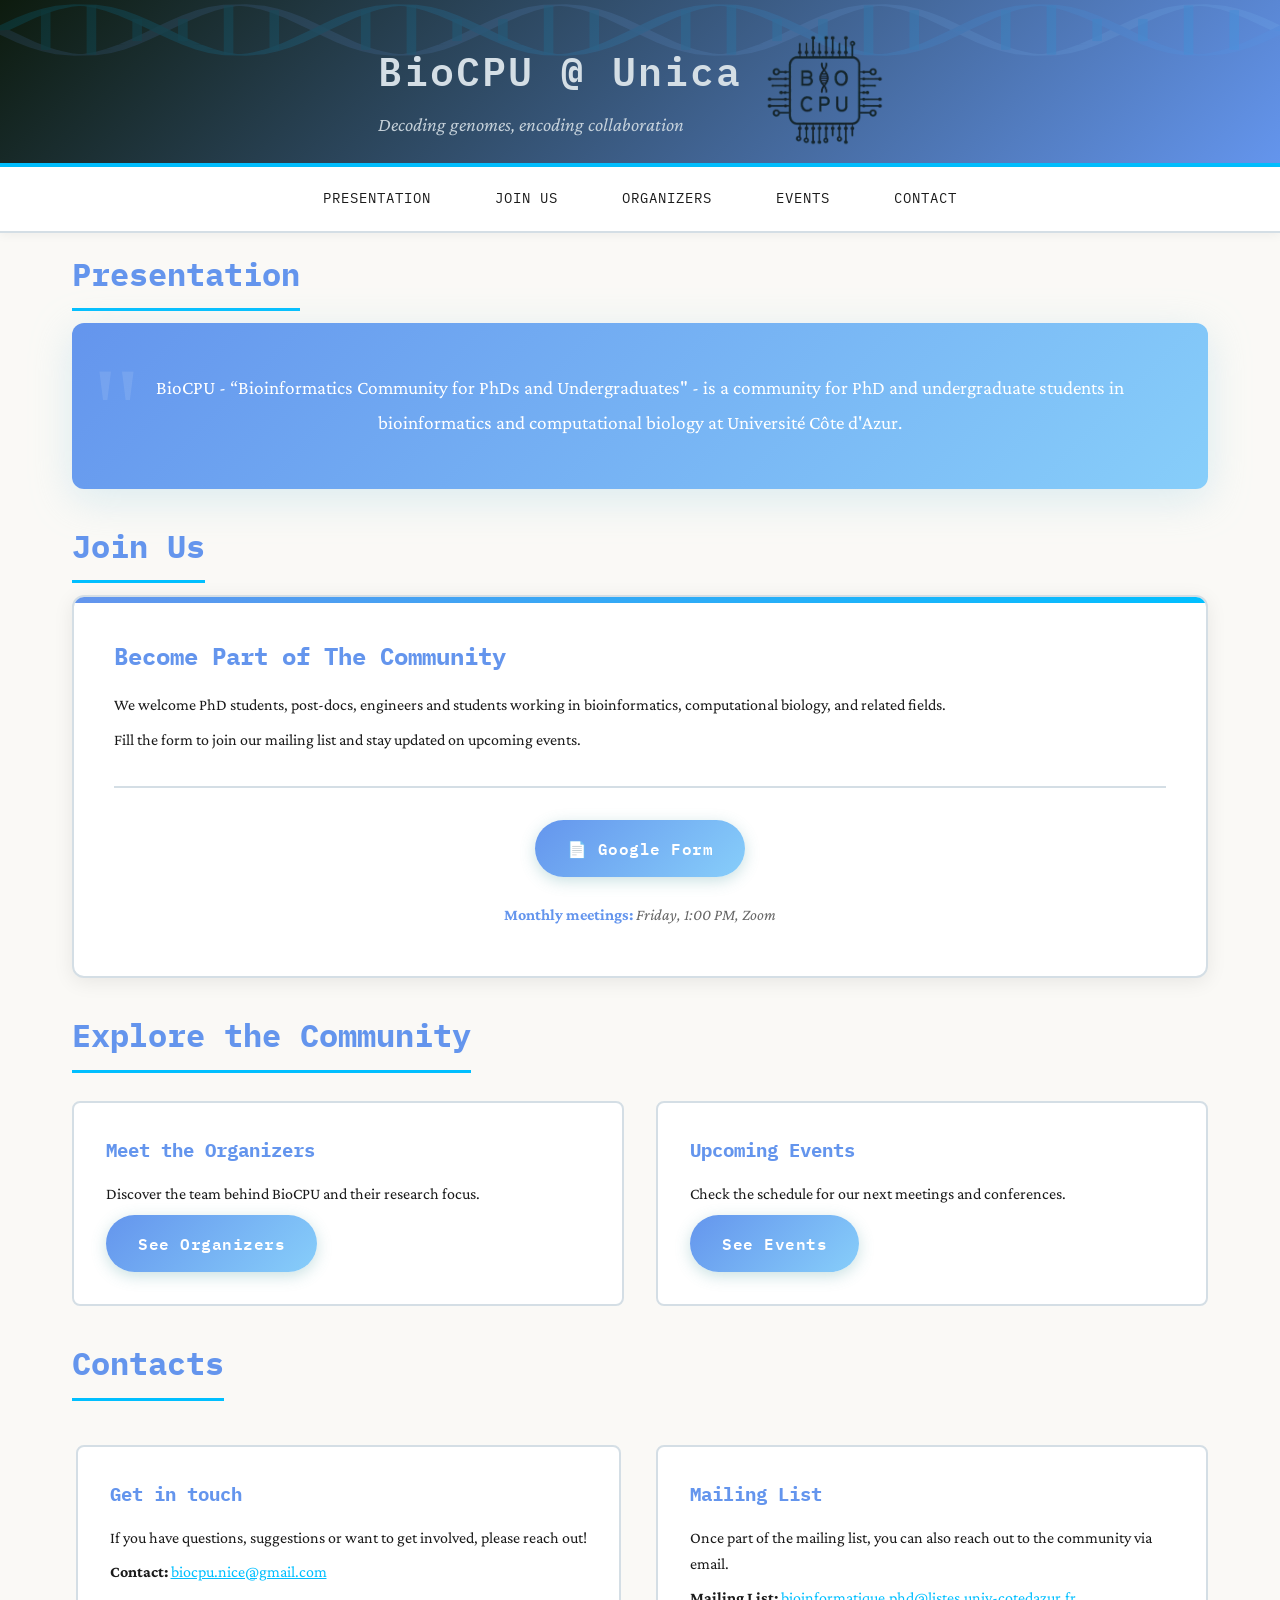
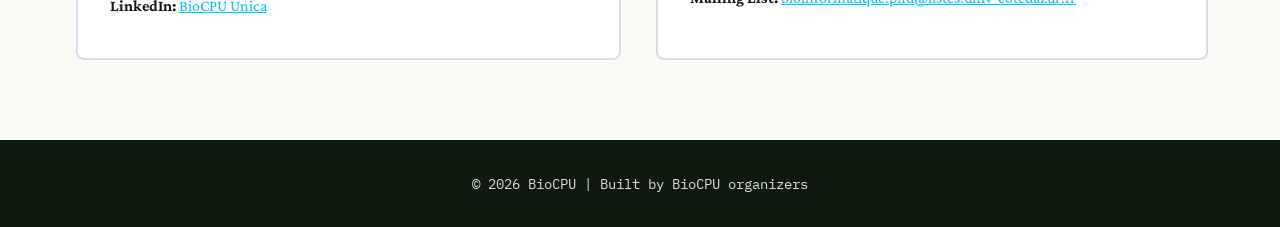
<file: index.html>
<!DOCTYPE html>
<html lang="en">
<head>
    <meta charset="UTF-8">
    <meta name="viewport" content="width=device-width, initial-scale=1.0">
    <title>BioCPU</title>
    <link rel="preconnect" href="https://fonts.googleapis.com">
    <link rel="preconnect" href="https://fonts.gstatic.com" crossorigin>
    <link href="https://fonts.googleapis.com/css2?family=IBM+Plex+Mono:wght@400;500;600&family=Crimson+Pro:wght@400;600&display=swap" rel="stylesheet">
    <link rel="stylesheet" href="css/style.css">
</head>
<header>
    <div class="dna-header-animation">
        <svg viewBox="0 0 200 200" preserveAspectRatio="none">
            <defs>
                <linearGradient id="strand1" x1="0%" y1="0%" x2="100%" y2="0%">
                    <stop offset="0%" style="stop-color:#6495ed;stop-opacity:0.8" />
                    <stop offset="50%" style="stop-color:#87cefa;stop-opacity:1" />
                    <stop offset="100%" style="stop-color:#00bfff;stop-opacity:0.8" />
                </linearGradient>
                <linearGradient id="strand2" x1="0%" y1="0%" x2="100%" y2="0%">
                    <stop offset="0%" style="stop-color:#00bfff;stop-opacity:0.8" />
                    <stop offset="50%" style="stop-color:#6495ed;stop-opacity:1" />
                    <stop offset="100%" style="stop-color:#87cefa;stop-opacity:0.8" />
                </linearGradient>
            </defs>
            
            <path class="helix-path helix-path-1" stroke="url(#strand1)" fill="none" stroke-width="3" />
            <path class="helix-path helix-path-2" stroke="url(#strand2)" fill="none" stroke-width="3" />
            
            <g class="base-pairs"></g>
        </svg>
    </div>

    <div class="header-content">
        <div class="header-text">
            <h1>BioCPU @ Unica</h1>
            <p class="tagline">Decoding genomes, encoding collaboration</p>
        </div>
        <img src="image/biocpu_logo.png" alt="logo" class="header-logo">
    </div>
</header>
<body>
    <nav>
        <ul>
            <li><a href="index.html#presentation">Presentation</a></li>
            <li><a href="index.html#join">Join Us</a></li>
            <li><a href="organizers.html">Organizers</a></li>
            <li><a href="events.html">Events</a></li>
            <li><a href="index.html#contact">Contact</a></li>
        </ul>
    </nav>

    <div class="container">
        <section id="presentation">
            <h2>Presentation</h2>
            <div class="mission">
                BioCPU - “Bioinformatics Community for PhDs and Undergraduates" - is a community for PhD and undergraduate students in bioinformatics and computational biology at Université Côte d'Azur.
            </div>
        </section>

        <section id="join">
            <h2>Join Us</h2>
            <div class="join-box">
                <h3>Become Part of The Community</h3>
                <p>We welcome PhD students, post-docs, engineers and students working in bioinformatics, computational biology, and related fields.</p>
                <p>Fill the form to join our mailing list and stay updated on upcoming events.</p>
                <div class="join-cta">
                    <a href="https://forms.gle/1F8WT1BhVE8sNiE57" class="join-button">📄 Google Form</a>
                    <p class="join-details"><strong>Monthly meetings:</strong> Friday, 1:00 PM, Zoom</p>
                </div>
            </div>
        </section>

        <section>
            <h2>Explore the Community</h2>
            <div class="card-grid">
                <div class="card">
                    <h3>Meet the Organizers</h3>
                    <p>Discover the team behind BioCPU and their research focus.</p>
                    <a href="organizers.html" class="page-link">See Organizers</a>
                </div>
                <div class="card">
                    <h3>Upcoming Events</h3>
                    <p>Check the schedule for our next meetings and conferences.</p>
                    <a href="events.html" class="page-link">See Events</a>
                </div>
            </div>
        </section>

        <section id="contact">
            <h2>Contacts</h2>
            <div class="card-grid">
                <div class="card" style="max-width: 600px; margin: 1rem auto;">
                    <h3>Get in touch</h3>
                    <p>If you have questions, suggestions or want to get involved, please reach out!</p>
                    <p><strong>Contact:</strong> <a href="mailto:biocpu.nice@gmail.com" style="color: var(--accent);">biocpu.nice@gmail.com</a></p>
                    <p><strong>LinkedIn:</strong> <a href="https://www.linkedin.com/in/biocpu-unica-27b33a3ab/" style="color: var(--accent);">BioCPU Unica</a></p>
                </div>
                <div class="card" style="max-width: 600px; margin: 1rem auto;">
                    <h3>Mailing List</h3>
                    <p>Once part of the mailing list, you can also reach out to the community via email.</p>
                    <p><strong>Mailing List:</strong> <a href="mailto:bioinformatique.phd@listes.univ-cotedazur.fr" style="color: var(--accent);">bioinformatique.phd@listes.univ-cotedazur.fr</a></p>
                </div>
            </div>
        </section>
    </div>

    <footer>
        <p>&copy; 2026 BioCPU | Built by BioCPU organizers</p>
    </footer>


    <script src="js/dna-animation.js"></script>
</body>
</html>
</file>
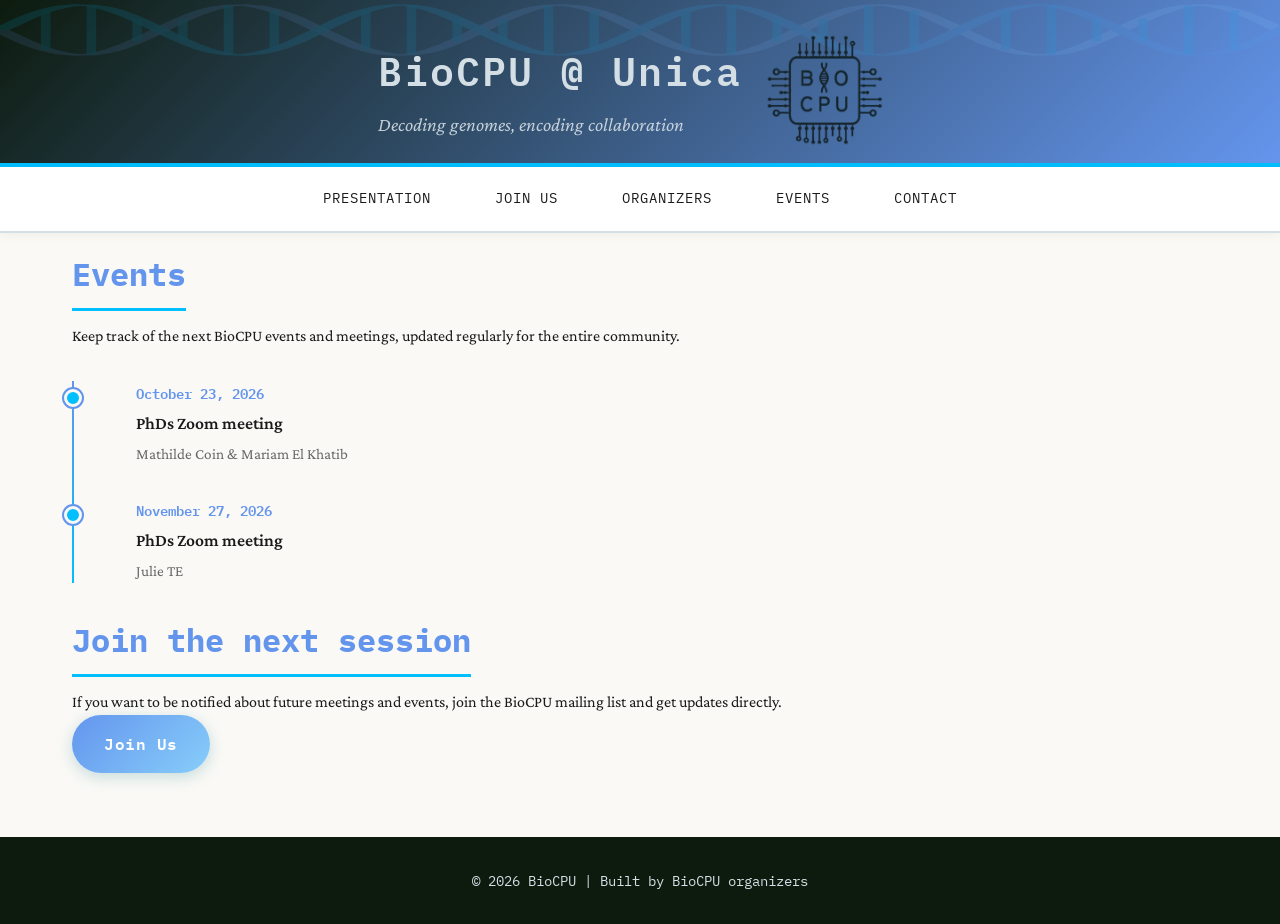
<file: events.html>
<!DOCTYPE html>
<html lang="en">
<head>
    <meta charset="UTF-8">
    <meta name="viewport" content="width=device-width, initial-scale=1.0">
    <title>BioCPU Events</title>
    <link rel="preconnect" href="https://fonts.googleapis.com">
    <link rel="preconnect" href="https://fonts.gstatic.com" crossorigin>
    <link href="https://fonts.googleapis.com/css2?family=IBM+Plex+Mono:wght@400;500;600&family=Crimson+Pro:wght@400;600&display=swap" rel="stylesheet">
    <link rel="stylesheet" href="css/style.css">
</head>
<header>
    <div class="dna-header-animation">
        <svg viewBox="0 0 200 200" preserveAspectRatio="none">
            <defs>
                <linearGradient id="strand1" x1="0%" y1="0%" x2="100%" y2="0%">
                    <stop offset="0%" style="stop-color:#6495ed;stop-opacity:0.8" />
                    <stop offset="50%" style="stop-color:#87cefa;stop-opacity:1" />
                    <stop offset="100%" style="stop-color:#00bfff;stop-opacity:0.8" />
                </linearGradient>
                <linearGradient id="strand2" x1="0%" y1="0%" x2="100%" y2="0%">
                    <stop offset="0%" style="stop-color:#00bfff;stop-opacity:0.8" />
                    <stop offset="50%" style="stop-color:#6495ed;stop-opacity:1" />
                    <stop offset="100%" style="stop-color:#87cefa;stop-opacity:0.8" />
                </linearGradient>
            </defs>
            
            <path class="helix-path helix-path-1" stroke="url(#strand1)" fill="none" stroke-width="3" />
            <path class="helix-path helix-path-2" stroke="url(#strand2)" fill="none" stroke-width="3" />
            
            <g class="base-pairs"></g>
        </svg>
    </div>

    <div class="header-content">
        <div class="header-text">
            <h1>BioCPU @ Unica</h1>
            <p class="tagline">Decoding genomes, encoding collaboration</p>
        </div>
        <img src="image/biocpu_logo.png" alt="logo" class="header-logo">
    </div>
</header>
<body>
    <nav>
        <ul>
            <li><a href="index.html#presentation">Presentation</a></li>
            <li><a href="index.html#join">Join Us</a></li>
            <li><a href="organizers.html">Organizers</a></li>
            <li><a href="events.html">Events</a></li>
            <li><a href="index.html#contact">Contact</a></li>
        </ul>
    </nav>

    <div class="container">
        <section>
            <h2>Events</h2>
            <p>Keep track of the next BioCPU events and meetings, updated regularly for the entire community.</p>
            <div class="timeline">
                <div class="timeline-item">
                    <div class="timeline-date">October 23, 2026</div>
                    <div class="timeline-title">PhDs Zoom meeting</div>
                    <div class="timeline-description">Mathilde Coin & Mariam El Khatib</div>
                </div>
                <div class="timeline-item">
                    <div class="timeline-date">November 27, 2026</div>
                    <div class="timeline-title">PhDs Zoom meeting</div>
                    <div class="timeline-description">Julie TE</div>
                </div>
            </div>
        </section>

        <section>
            <h2>Join the next session</h2>
            <p>If you want to be notified about future meetings and events, join the BioCPU mailing list and get updates directly.</p>
            <a href="index.html#join" class="page-link">Join Us</a>
        </section>

    </div>

    <footer>
        <p>&copy; 2026 BioCPU | Built by BioCPU organizers</p>
    </footer>

    <script>
        function highlightUpcomingEvent() {
            const now = new Date();
            const timelineItems = document.querySelectorAll('.timeline-item');
            let nextEventFound = false;

            timelineItems.forEach(item => {
                const dateText = item.querySelector('.timeline-date').textContent;
                const eventDate = parseEventDate(dateText);
                item.classList.remove('upcoming-event');
                
                if (!nextEventFound && eventDate) {
                    // Compare only year, month, and day (no time)
                    const eventDay = new Date(eventDate.getFullYear(), eventDate.getMonth(), eventDate.getDate());
                    const today = new Date(now.getFullYear(), now.getMonth(), now.getDate());
                    const tomorrow = new Date(today.getTime() + 24 * 60 * 60 * 1000);
                    
                    if (eventDay >= today && eventDay < tomorrow) {
                        // Current day event
                        item.classList.add('upcoming-event');
                        nextEventFound = true;
                    } else if (eventDay >= tomorrow && !nextEventFound) {
                        // Future event (after today)
                        item.classList.add('upcoming-event');
                        nextEventFound = true;
                    }
                }
            });
        }

        function parseEventDate(dateText) {
            try {
                const rangeMatch = dateText.match(/(\w+)\s+(\d+)(?:-\d+)?,\s+(\d{4})/);
                if (rangeMatch) {
                    const [, month, day, year] = rangeMatch;
                    return new Date(`${month} ${day}, ${year}`);
                }
                return new Date(dateText);
            } catch (e) {
                return null;
            }
        }

        document.addEventListener('DOMContentLoaded', highlightUpcomingEvent);
    </script>


    <script src="js/dna-animation.js"></script>
</body>
</html>
</file>
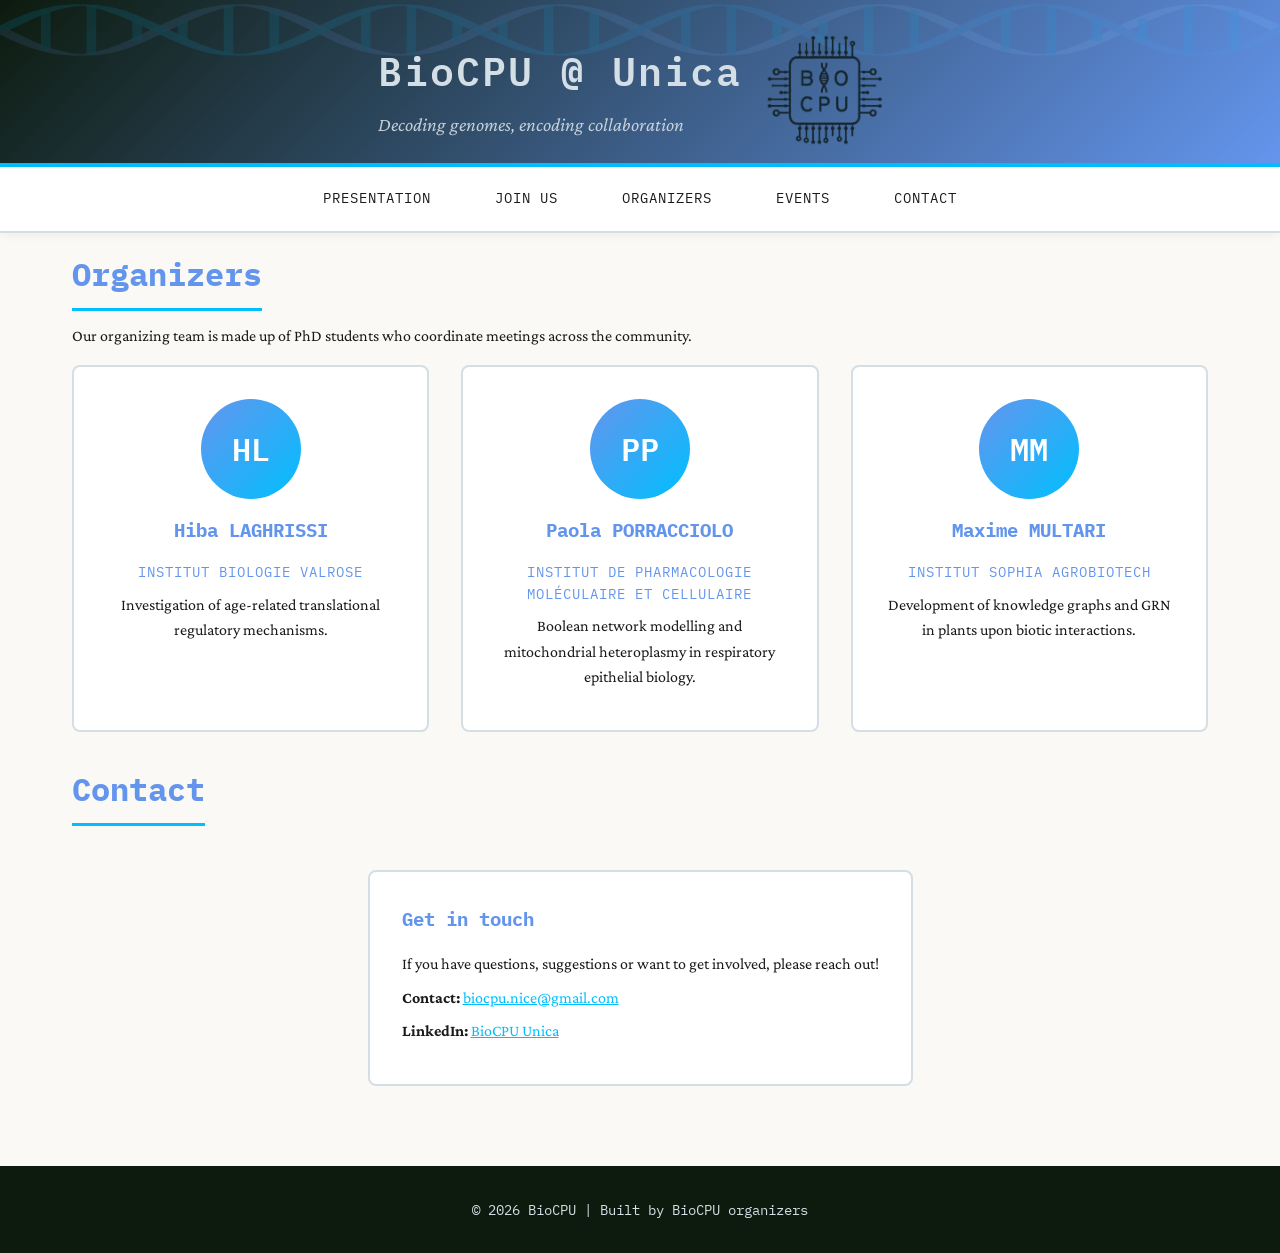
<file: organizers.html>
<!DOCTYPE html>
<html lang="en">
<head>
    <meta charset="UTF-8">
    <meta name="viewport" content="width=device-width, initial-scale=1.0">
    <title>BioCPU Organizers</title>
    <link rel="preconnect" href="https://fonts.googleapis.com">
    <link rel="preconnect" href="https://fonts.gstatic.com" crossorigin>
    <link href="https://fonts.googleapis.com/css2?family=IBM+Plex+Mono:wght@400;500;600&family=Crimson+Pro:wght@400;600&display=swap" rel="stylesheet">
    <link rel="stylesheet" href="css/style.css">
</head>
<header>
    <div class="dna-header-animation">
        <svg viewBox="0 0 200 200" preserveAspectRatio="none">
            <defs>
                <linearGradient id="strand1" x1="0%" y1="0%" x2="100%" y2="0%">
                    <stop offset="0%" style="stop-color:#6495ed;stop-opacity:0.8" />
                    <stop offset="50%" style="stop-color:#87cefa;stop-opacity:1" />
                    <stop offset="100%" style="stop-color:#00bfff;stop-opacity:0.8" />
                </linearGradient>
                <linearGradient id="strand2" x1="0%" y1="0%" x2="100%" y2="0%">
                    <stop offset="0%" style="stop-color:#00bfff;stop-opacity:0.8" />
                    <stop offset="50%" style="stop-color:#6495ed;stop-opacity:1" />
                    <stop offset="100%" style="stop-color:#87cefa;stop-opacity:0.8" />
                </linearGradient>
            </defs>
            
            <path class="helix-path helix-path-1" stroke="url(#strand1)" fill="none" stroke-width="3" />
            <path class="helix-path helix-path-2" stroke="url(#strand2)" fill="none" stroke-width="3" />
            
            <g class="base-pairs"></g>
        </svg>
    </div>

    <div class="header-content">
        <div class="header-text">
            <h1>BioCPU @ Unica</h1>
            <p class="tagline">Decoding genomes, encoding collaboration</p>
        </div>
        <img src="image/biocpu_logo.png" alt="logo" class="header-logo">
    </div>
</header>
<body>
    <nav>
        <ul>
            <li><a href="index.html#presentation">Presentation</a></li>
            <li><a href="index.html#join">Join Us</a></li>
            <li><a href="organizers.html">Organizers</a></li>
            <li><a href="events.html">Events</a></li>
            <li><a href="index.html#contact">Contact</a></li>
        </ul>
    </nav>

    <div class="container">
        <section>
            <h2>Organizers</h2>
            <p>Our organizing team is made up of PhD students who coordinate meetings across the community.</p>
            <div class="card-grid">
                <div class="card member-card">
                    <div class="avatar">HL</div>
                    <h3>Hiba LAGHRISSI</h3>
                    <p class="institution">Institut Biologie Valrose</p>
                    <p>Investigation of age-related translational regulatory mechanisms.</p>
                </div>
                <div class="card member-card">
                    <div class="avatar">PP</div>
                    <h3>Paola PORRACCIOLO</h3>
                    <p class="institution">Institut de Pharmacologie Moléculaire et Cellulaire</p>
                    <p>Boolean network modelling and mitochondrial heteroplasmy in respiratory epithelial biology.</p>
                </div>
                <div class="card member-card">
                    <div class="avatar">MM</div>
                    <h3>Maxime MULTARI</h3>
                    <p class="institution">Institut Sophia Agrobiotech</p>
                    <p>Development of knowledge graphs and GRN in plants upon biotic interactions.</p>
                </div>
            </div>
        </section>

        <section id="contact">
            <h2>Contact</h2>
            <div class="card-grid">
                <div class="card" style="max-width: 600px; margin: 1rem auto;">
                    <h3>Get in touch</h3>
                    <p>If you have questions, suggestions or want to get involved, please reach out!</p>
                    <p><strong>Contact:</strong> <a href="mailto:biocpu.nice@gmail.com" style="color: var(--accent);">biocpu.nice@gmail.com</a></p>
                    <p><strong>LinkedIn:</strong> <a href="https://www.linkedin.com/in/biocpu-unica-27b33a3ab/" style="color: var(--accent);">BioCPU Unica</a></p>
                </div>
            </div>
        </section>
    </div>

    <footer>
        <p>&copy; 2026 BioCPU | Built by BioCPU organizers</p>
    </footer>


    <script src="js/dna-animation.js"></script>
</body>
</html>
</file>
<file: css/style.css>
/* ============================================
   CSS Variables
   ============================================ */
:root {
    --primary: #6495ed;
    --secondary: #87cefa;
    --accent: #00bfff;
    --bg-light: #faf9f6;
    --bg-dark: #0d1b0e;
    --text-dark: #1a1a1a;
    --text-light: #d4dee5;
    --border: #d4dee5;
}

/* ============================================
   Reset & Base Styles
   ============================================ */
* {
    margin: 0;
    padding: 0;
    box-sizing: border-box;
}

body {
    font-family: 'Crimson Pro', serif;
    background: var(--bg-light);
    color: var(--text-dark);
    line-height: 1.6;
    overflow-x: hidden;
}

/* ============================================
   Header
   ============================================ */
header {
    background: linear-gradient(135deg, var(--bg-dark) 0%, var(--primary) 100%);
    color: var(--text-light);
    padding: 2rem 2rem 1rem;
    text-align: center;
    border-bottom: 4px solid var(--accent);
    position: relative;
    overflow: hidden;
    min-height: 50px;
    display: flex;
    flex-direction: column;
    align-items: center;
    justify-content: center;
}

.header-content {
    display: flex;
    align-items: center;
    justify-content: flex-end;
    gap: 1.5rem;
    position: relative;
    z-index: 3;
    max-width: 1000px;
    margin: 0 auto;
    padding-right: 1rem;
}

.header-logo {
    width: 120px;
    height: auto;
}

.header-text {
    text-align: left;
}

h1 {
    font-family: 'IBM Plex Mono', monospace;
    font-size: 2.5rem;
    font-weight: 600;
    letter-spacing: 2px;
    margin-bottom: 0.5rem;
    color: var(--text-light);
}

.tagline {
    font-family: 'Crimson Pro', serif;
    font-size: 1.2rem;
    opacity: 0.9;
    font-style: italic;
    color: var(--text-light);
}

/* DNA Header Animation */
.dna-header-animation {
    position: absolute;
    top: 0;
    left: 0;
    width: 100%;
    height: 100px;
    opacity: 0.15;
    pointer-events: none;
    overflow: hidden;
}

.dna-header-animation svg {
    width: 100%;
    height: 100%;
}

.covalent-bond {
    stroke: var(--accent);
    stroke-width: 1.5;
    opacity: 0.7;
}

/* ============================================
   Navigation
   ============================================ */
nav {
    background: white;
    border-bottom: 2px solid var(--border);
    position: sticky;
    top: 0;
    z-index: 100;
    box-shadow: 0 2px 10px rgba(0,0,0,0.05);
}

nav ul {
    list-style: none;
    display: flex;
    justify-content: center;
    flex-wrap: wrap;
    padding: 0;
    margin: 0;
}

nav li {
    margin: 0;
}

nav a {
    display: block;
    padding: 1.2rem 2rem;
    color: var(--text-dark);
    text-decoration: none;
    font-family: 'IBM Plex Mono', monospace;
    font-size: 0.9rem;
    text-transform: uppercase;
    letter-spacing: 1px;
    transition: all 0.3s ease;
    border-bottom: 3px solid transparent;
}

nav a:hover {
    background: var(--bg-light);
    border-bottom-color: var(--accent);
    color: var(--primary);
}

/* ============================================
   Main Content
   ============================================ */
.container {
    max-width: 1200px;
    margin: 0 auto;
    padding: 1rem 2rem 0rem;
}

/* ============================================
   Sections
   ============================================ */
section {
    margin-bottom: 2rem;
    opacity: 0;
    transform: translateY(30px);
    animation: fadeInUp 0.8s ease forwards;
}

section:nth-child(1) { animation-delay: 0.1s; }
section:nth-child(2) { animation-delay: 0.2s; }
section:nth-child(3) { animation-delay: 0.3s; }
section:nth-child(4) { animation-delay: 0.4s; }
section:nth-child(5) { animation-delay: 0.5s; }

@keyframes fadeInUp {
    to {
        opacity: 1;
        transform: translateY(0);
    }
}

/* ============================================
   Headings
   ============================================ */
h2 {
    font-family: 'IBM Plex Mono', monospace;
    font-size: 2rem;
    color: var(--primary);
    margin-bottom: 0.75rem;
    padding-bottom: 0.5rem;
    border-bottom: 3px solid var(--accent);
    display: inline-block;
}

h3 {
    font-family: 'IBM Plex Mono', monospace;
    font-size: 1.3rem;
    color: var(--primary);
    margin-top: 1rem;
    margin-bottom: 1rem;
}

/* ============================================
   Cards
   ============================================ */
.card-grid {
    display: grid;
    grid-template-columns: repeat(auto-fit, minmax(280px, 1fr));
    gap: 2rem;
    margin-top: 1rem;
    margin-bottom: 1rem;
}

.card {
    background: white;
    padding: 2rem;
    border-radius: 8px;
    border: 2px solid var(--border);
    transition: all 0.3s ease;
    position: relative;
    overflow: hidden;
    margin-bottom: 0rem;
}

.card::before {
    content: '';
    position: absolute;
    top: 0;
    left: 0;
    width: 100%;
    height: 4px;
    background: linear-gradient(90deg, var(--primary), var(--accent));
    transform: scaleX(0);
    transform-origin: left;
    transition: transform 0.3s ease;
}

.card:hover {
    transform: translateY(-5px);
    box-shadow: 0 10px 30px rgba(26, 77, 46, 0.15);
    border-color: var(--accent);
}

.card:hover::before {
    transform: scaleX(1);
}

.card h3 {
    margin-top: 0;
    font-size: 1.2rem;
}

.card p {
    margin-bottom: 0.5rem;
}

/* Member Cards */
.member-card {
    text-align: center;
    margin-bottom: 0rem;
}

.member-card .avatar {
    width: 100px;
    height: 100px;
    background: linear-gradient(135deg, var(--primary), var(--accent));
    border-radius: 50%;
    margin: 0 auto 1rem;
    display: flex;
    align-items: center;
    justify-content: center;
    font-family: 'IBM Plex Mono', monospace;
    font-size: 2rem;
    color: white;
    font-weight: 600;
}

.member-card .role {
    font-family: 'IBM Plex Mono', monospace;
    font-size: 0.85rem;
    margin-top: 0.5rem;
}

.member-card .institution {
    font-family: 'IBM Plex Mono', monospace;
    font-size: 0.85rem;
    color: var(--primary);
    text-transform: uppercase;
    letter-spacing: 1px;
    margin-top: 0.5rem;
}

/* ============================================
   Timeline (Events)
   ============================================ */
.timeline {
    position: relative;
    padding-left: 2rem;
    margin-top: 2rem;
}

.timeline::before {
    content: '';
    position: absolute;
    left: 0;
    top: 0;
    bottom: 0;
    width: 2px;
    background: linear-gradient(to bottom, var(--primary), var(--accent));
}

.timeline-item {
    position: relative;
    margin-bottom: 2rem;
    padding-left: 2rem;
}

.timeline-item::before {
    content: '';
    position: absolute;
    left: -2.5rem;
    top: 0.5rem;
    width: 12px;
    height: 12px;
    background: var(--accent);
    border: 3px solid var(--bg-light);
    border-radius: 50%;
    box-shadow: 0 0 0 2px var(--primary);
}

.timeline-date {
    font-family: 'IBM Plex Mono', monospace;
    font-size: 0.9rem;
    color: var(--primary);
    font-weight: 600;
    margin-bottom: 0.3rem;
}

.timeline-title {
    font-weight: 600;
    font-size: 1.1rem;
    margin-bottom: 0.3rem;
}

.timeline-description {
    color: #666;
    font-size: 0.95rem;
}

/* Upcoming Event Highlight */
.timeline-item.upcoming-event {
    background: linear-gradient(90deg,
        rgba(106, 167, 187, 0.4) 0%,
        rgba(106, 167, 187, 0.4) 100%);
    padding: 1rem;
    margin-left: -1rem;
    margin-right: -1rem;
    border-radius: 8px;
    border-left: 4px solid var(--accent);
    padding-left: calc(2rem + 1rem);
}

.timeline-item.upcoming-event::before {
    background: var(--primary);
    box-shadow: 0 0 0 4px rgba(106, 167, 187, 0.3);
    animation: pulse 2s infinite;
}

.timeline-item.upcoming-event .timeline-date {
    color: var(--primary);
    font-weight: 600;
}

.timeline-item.upcoming-event .timeline-title::after {
    content: " 🔔";
}

@keyframes pulse {
    0%, 100% {
        box-shadow: 0 0 0 4px rgba(106, 167, 187, 0.3);
    }
    50% {
        box-shadow: 0 0 0 6px rgba(106, 167, 187, 0.5);
    }
}

/* ============================================
   Mission Statement
   ============================================ */
.mission {
    background: linear-gradient(135deg, var(--primary) 0%, var(--secondary) 100%);
    color: white;
    padding: 3rem;
    border-radius: 12px;
    font-size: 1.2rem;
    line-height: 1.8;
    text-align: center;
    box-shadow: 0 10px 40px rgba(173, 216, 230, 0.4);
    position: relative;
    overflow: hidden;
}

.mission::before {
    content: '"';
    position: absolute;
    top: -20px;
    left: 20px;
    font-size: 120px;
    opacity: 0.1;
    font-family: serif;
}

/* ============================================
   Join Us Box
   ============================================ */
.join-box {
    background: white;
    padding: 2.5rem;
    border-radius: 12px;
    border: 2px solid var(--border);
    box-shadow: 0 4px 20px rgba(0,0,0,0.08);
    position: relative;
    overflow: hidden;
}

.join-box::before {
    content: '';
    position: absolute;
    top: 0;
    left: 0;
    width: 100%;
    height: 6px;
    background: linear-gradient(90deg, var(--primary), var(--accent));
}

.join-box h3 {
    margin-top: 0;
    color: var(--primary);
    font-size: 1.5rem;
}

.join-box p {
    margin-bottom: 0.5rem;
    font-size: 1rem;
    line-height: 1.7;
}

.join-cta {
    margin-top: 2rem;
    text-align: center;
    padding-top: 2rem;
    border-top: 2px solid var(--border);
}

.join-button,
.page-link {
    display: inline-block;
    background: linear-gradient(135deg, var(--primary), var(--secondary));
    color: white;
    padding: 1rem 2rem;
    border-radius: 50px;
    text-decoration: none;
    font-family: 'IBM Plex Mono', monospace;
    font-size: 1rem;
    font-weight: 600;
    letter-spacing: 0.5px;
    transition: all 0.3s ease;
    box-shadow: 0 4px 15px rgba(76, 155, 158, 0.3);
    border-top: 2rem;
}

.join-button:hover,
.page-link:hover {
    transform: translateY(-2px);
    box-shadow: 0 6px 25px rgba(173, 216, 230, 0.4);
    background: linear-gradient(135deg, var(--secondary), var(--primary));
}

.join-details {
    margin-top: 1.5rem;
    font-size: 0.95rem;
    color: #666;
    font-style: italic;
    margin-bottom: 0rem;
}

.join-details strong {
    color: var(--primary);
    font-style: normal;
}

/* ============================================
   Resources
   ============================================ */
.resource-list {
    display: flex;
    flex-direction: column;
    gap: 1rem;
    margin-top: 2rem;
}

.resource-item {
    background: white;
    padding: 1.5rem;
    border-left: 4px solid var(--accent);
    border-radius: 4px;
    transition: all 0.3s ease;
}

.resource-item:hover {
    border-left-color: var(--primary);
    box-shadow: 0 4px 15px rgba(0,0,0,0.1);
    transform: translateX(5px);
}

.resource-item h4 {
    font-family: 'IBM Plex Mono', monospace;
    margin-bottom: 0.5rem;
    color: var(--primary);
}

.resource-item a {
    color: var(--secondary);
    text-decoration: none;
    font-family: 'IBM Plex Mono', monospace;
    font-size: 0.9rem;
}

.resource-item a:hover {
    text-decoration: underline;
}

/* ============================================
   Footer
   ============================================ */
footer {
    background: var(--bg-dark);
    color: var(--text-light);
    text-align: center;
    padding: 2rem;
    margin-top: 4rem;
    font-family: 'IBM Plex Mono', monospace;
    font-size: 0.9rem;
}

footer a {
    color: var(--accent);
    text-decoration: none;
}

footer a:hover {
    text-decoration: underline;
}

/* ============================================
   DNA Background Animation (unused)
   ============================================ */
.dna-background {
    position: fixed;
    top: 0;
    left: 0;
    width: 100%;
    height: 100%;
    z-index: -1;
    opacity: 0.03;
    pointer-events: none;
}

.helix-strand {
    position: absolute;
    width: 2px;
    height: 100%;
    background: linear-gradient(to bottom,
        transparent 0%,
        var(--primary) 25%,
        var(--secondary) 50%,
        var(--primary) 75%,
        transparent 100%);
    animation: rotate 20s linear infinite;
}

.helix-strand:nth-child(1) { left: 20%; }
.helix-strand:nth-child(2) { left: 40%; animation-delay: -5s; }
.helix-strand:nth-child(3) { left: 60%; animation-delay: -10s; }
.helix-strand:nth-child(4) { left: 80%; animation-delay: -15s; }

@keyframes rotate {
    0% { transform: translateY(0) rotate(0deg); }
    100% { transform: translateY(-100px) rotate(360deg); }
}

/* ============================================
   Responsive Design
   ============================================ */
@media (max-width: 768px) {
    h1 { font-size: 1.8rem; }
    h2 { font-size: 1.5rem; }
    nav a { padding: 1rem 1.5rem; }
    .container { padding: 2rem 1rem; }
    .mission { padding: 2rem; font-size: 1.1rem; }
}
</file>
